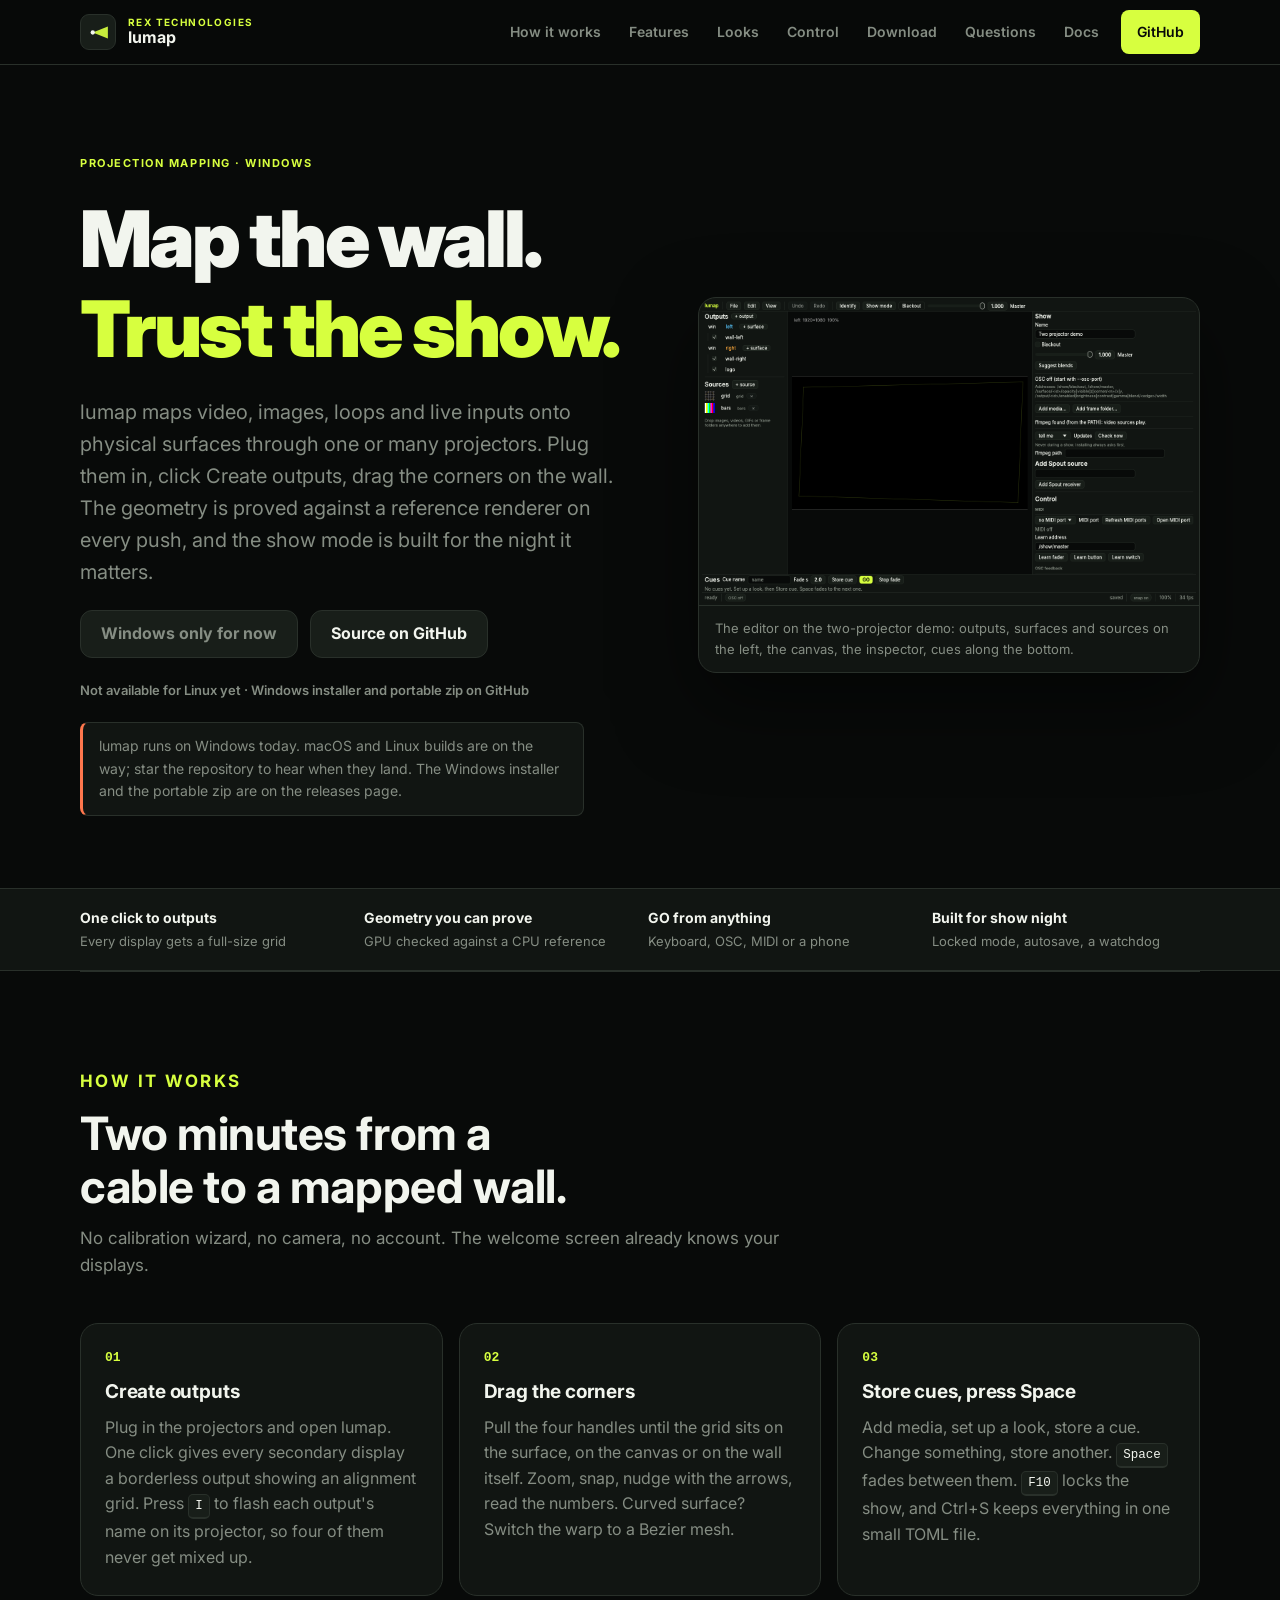
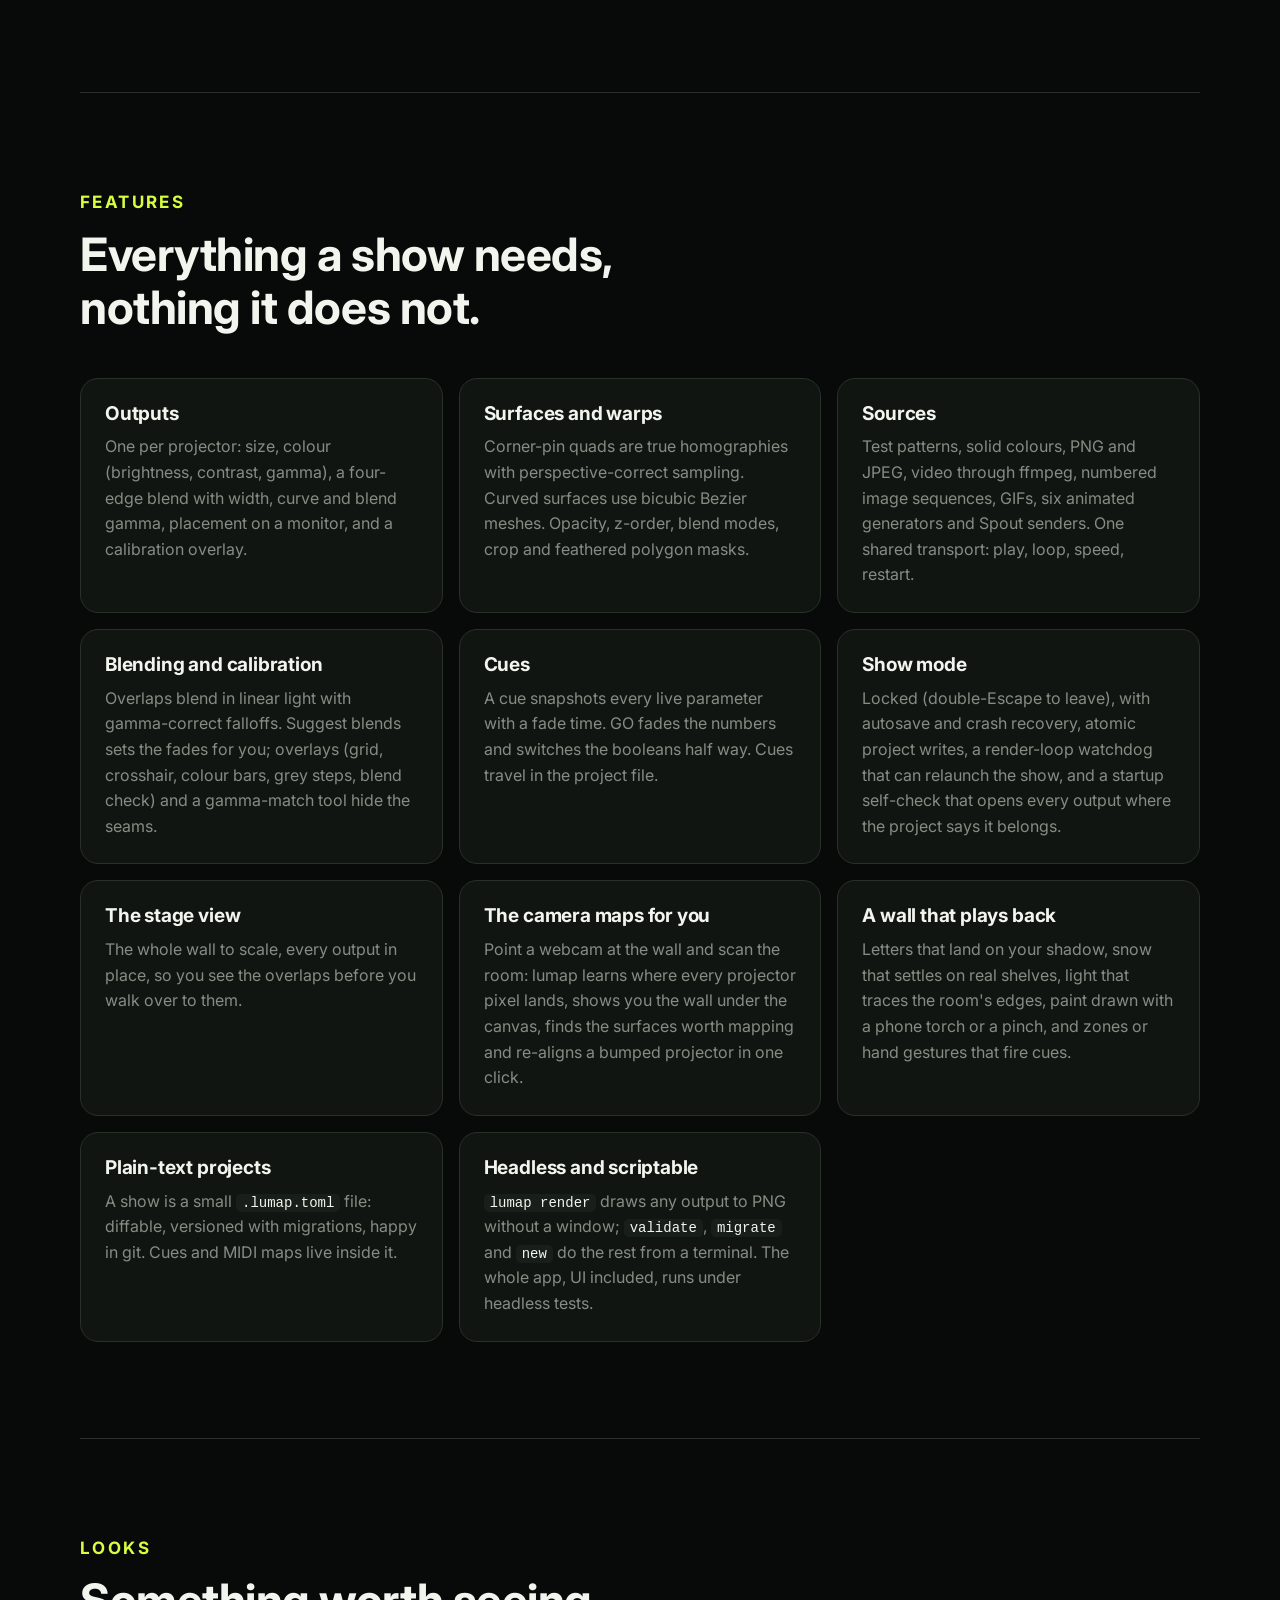
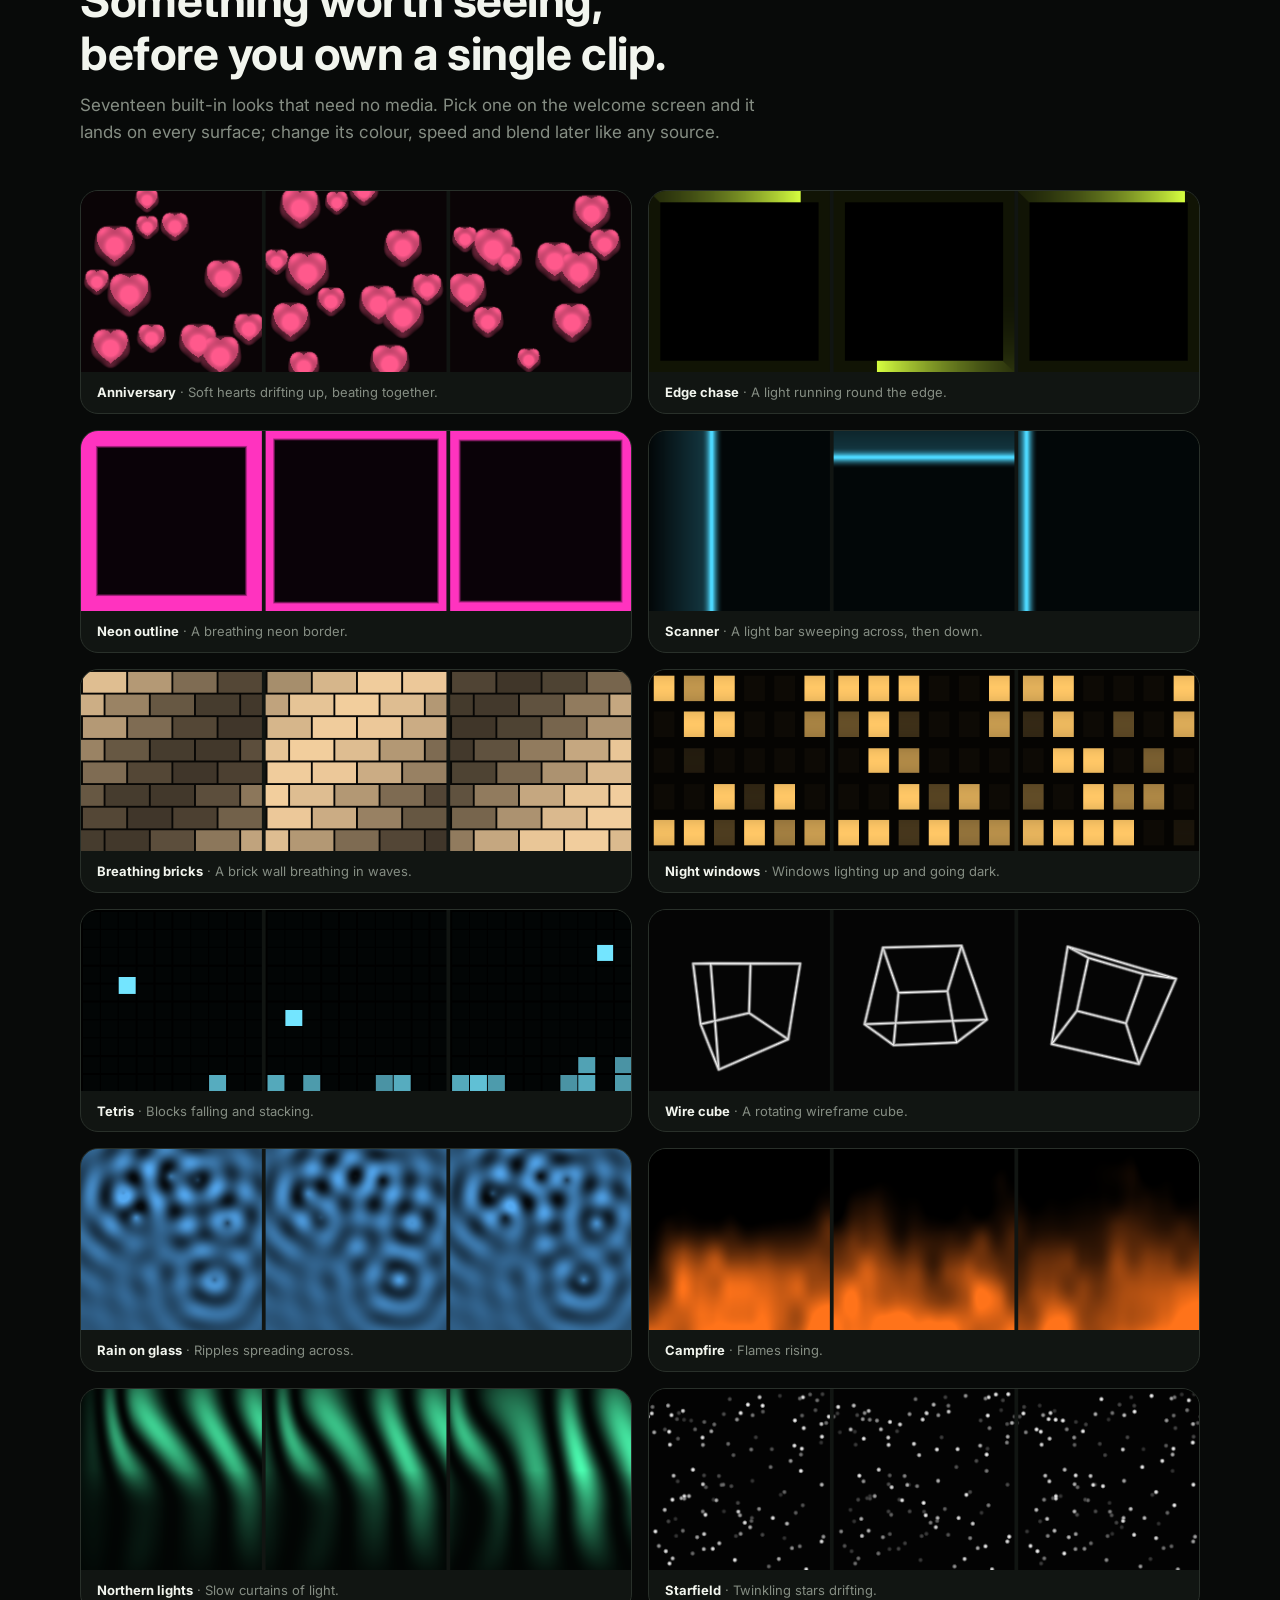
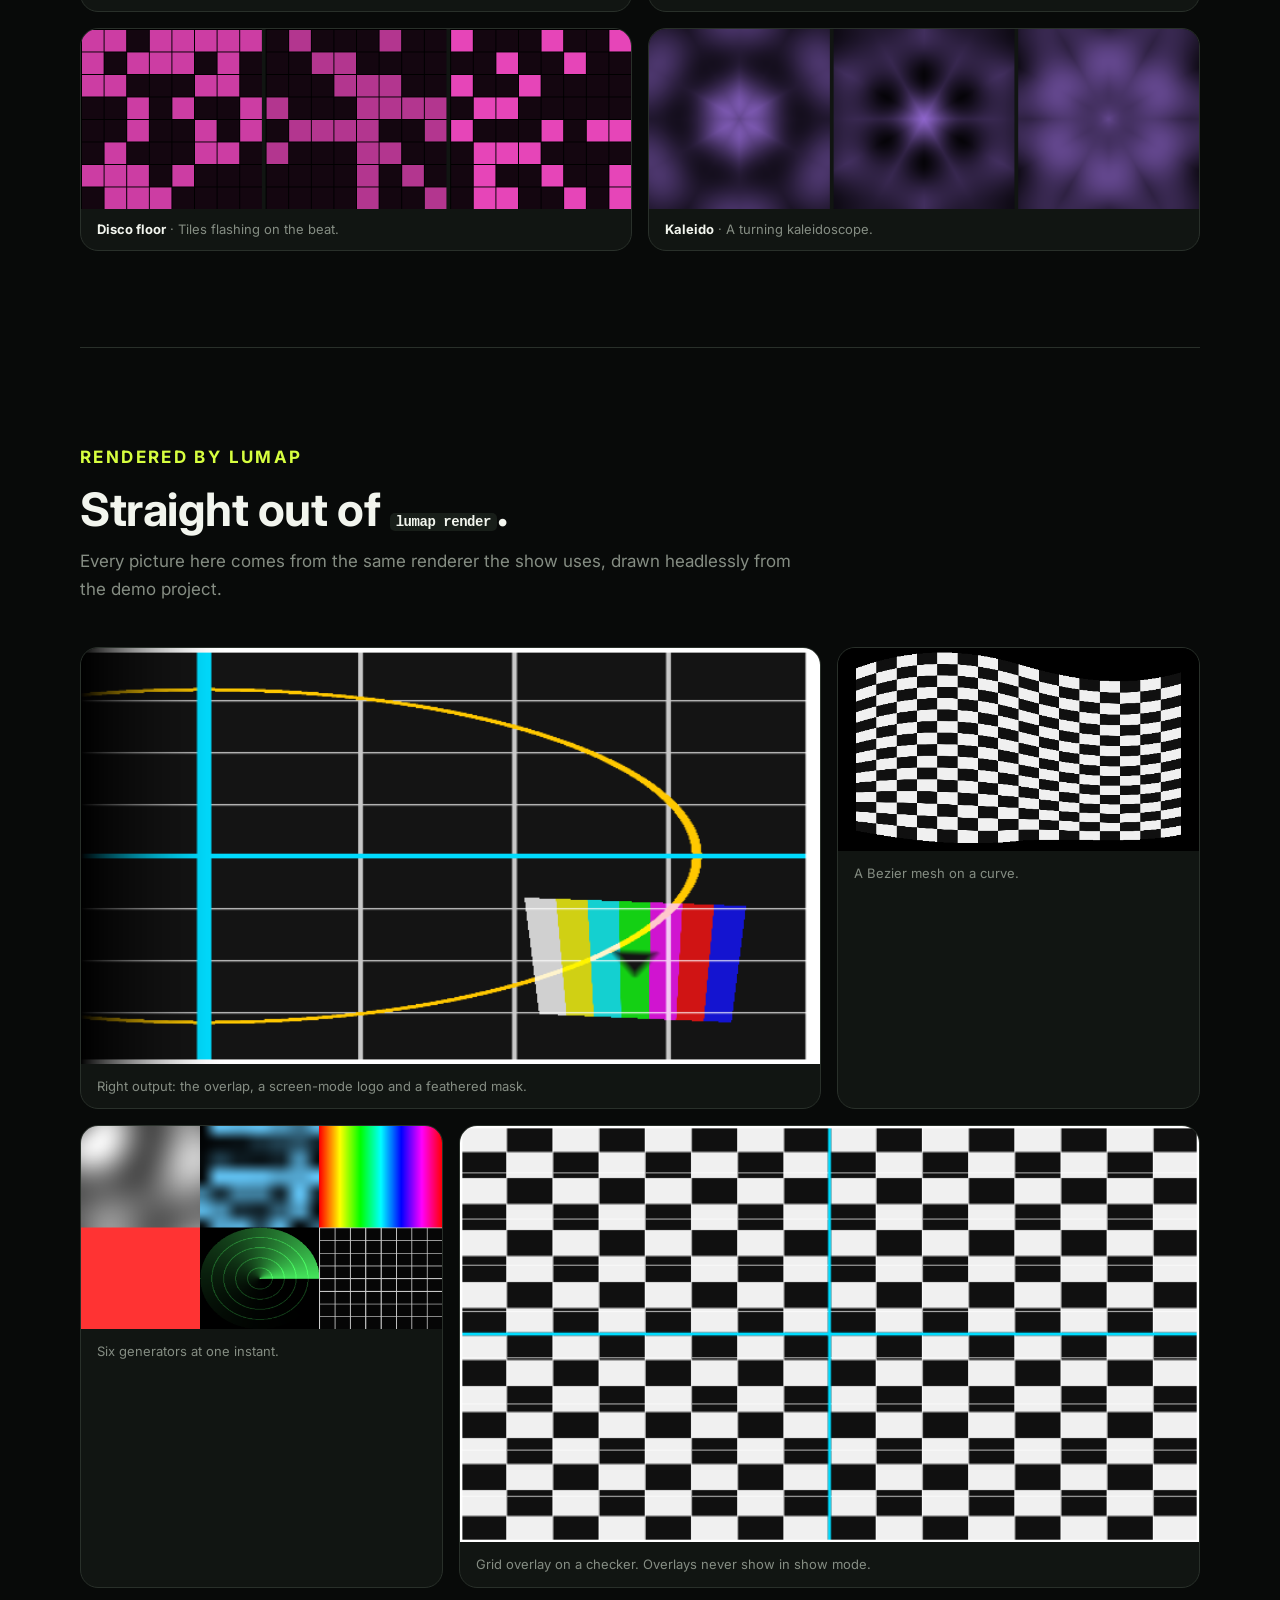
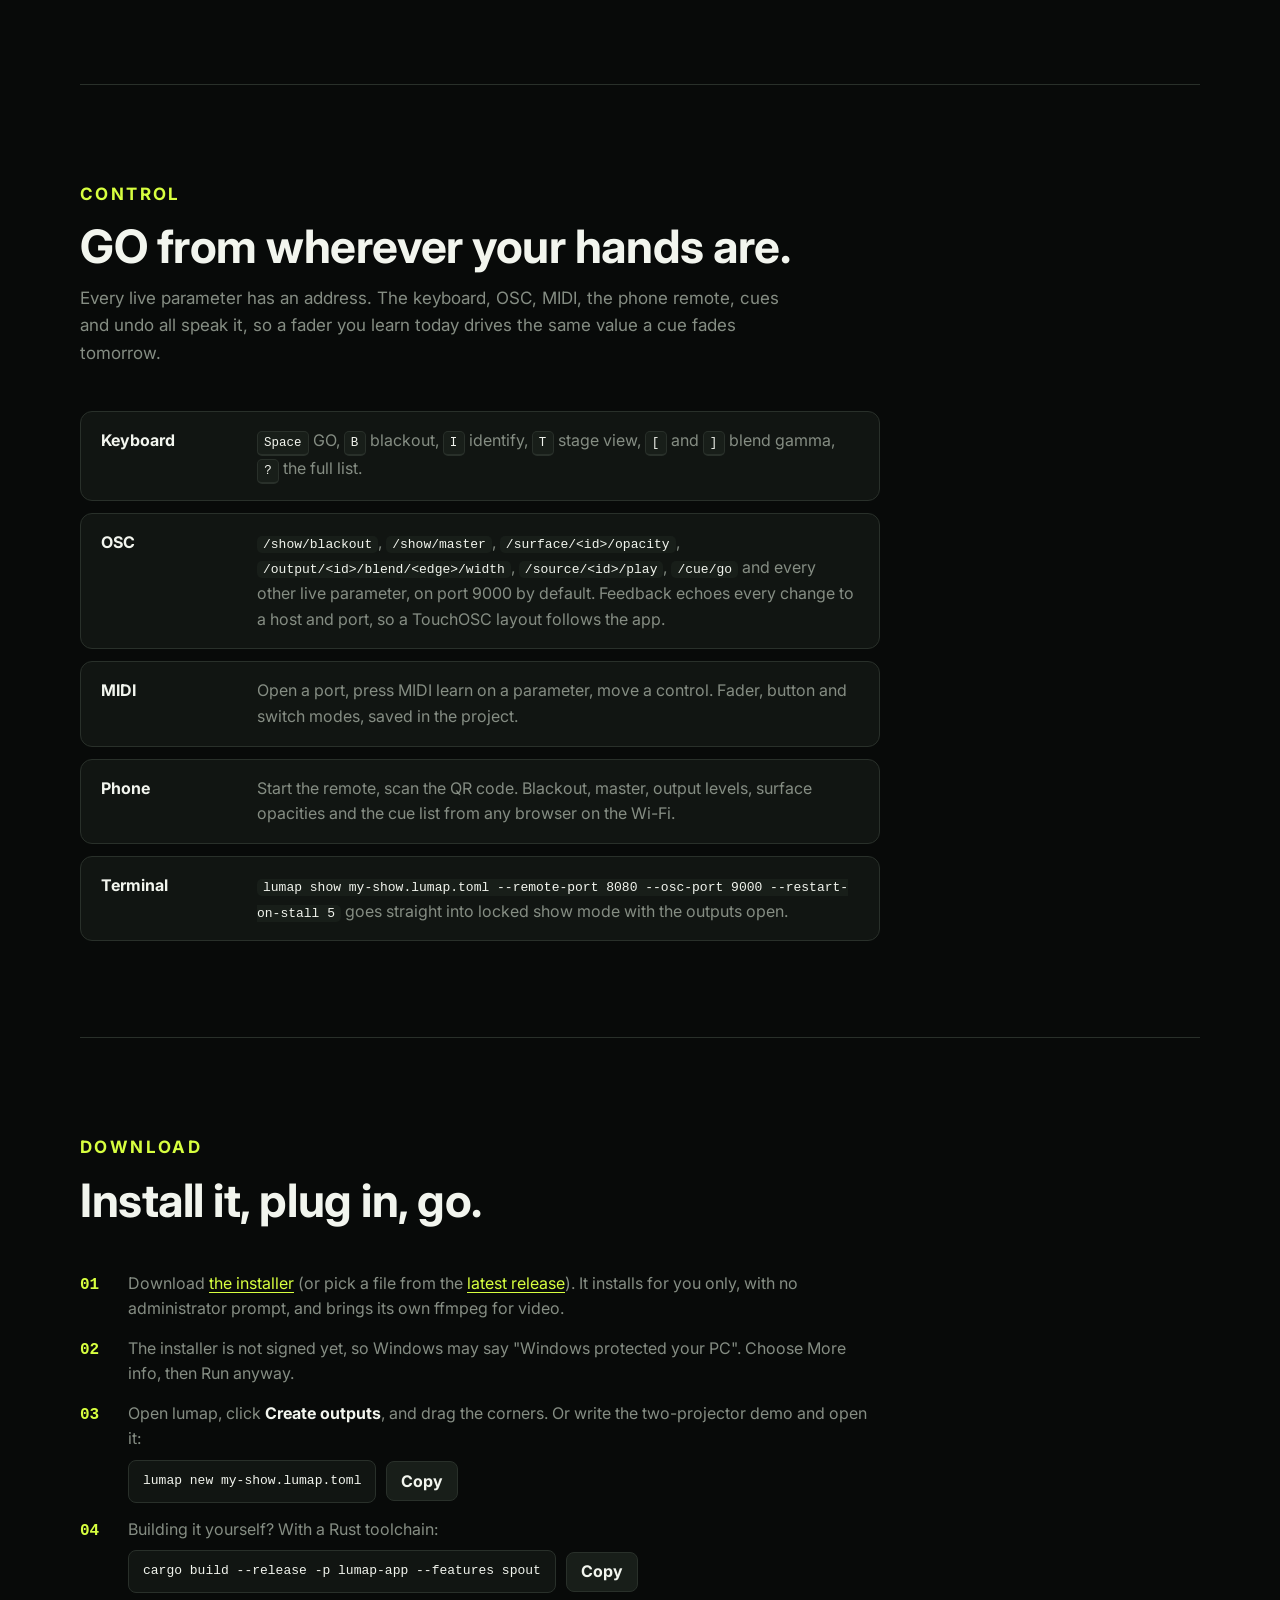
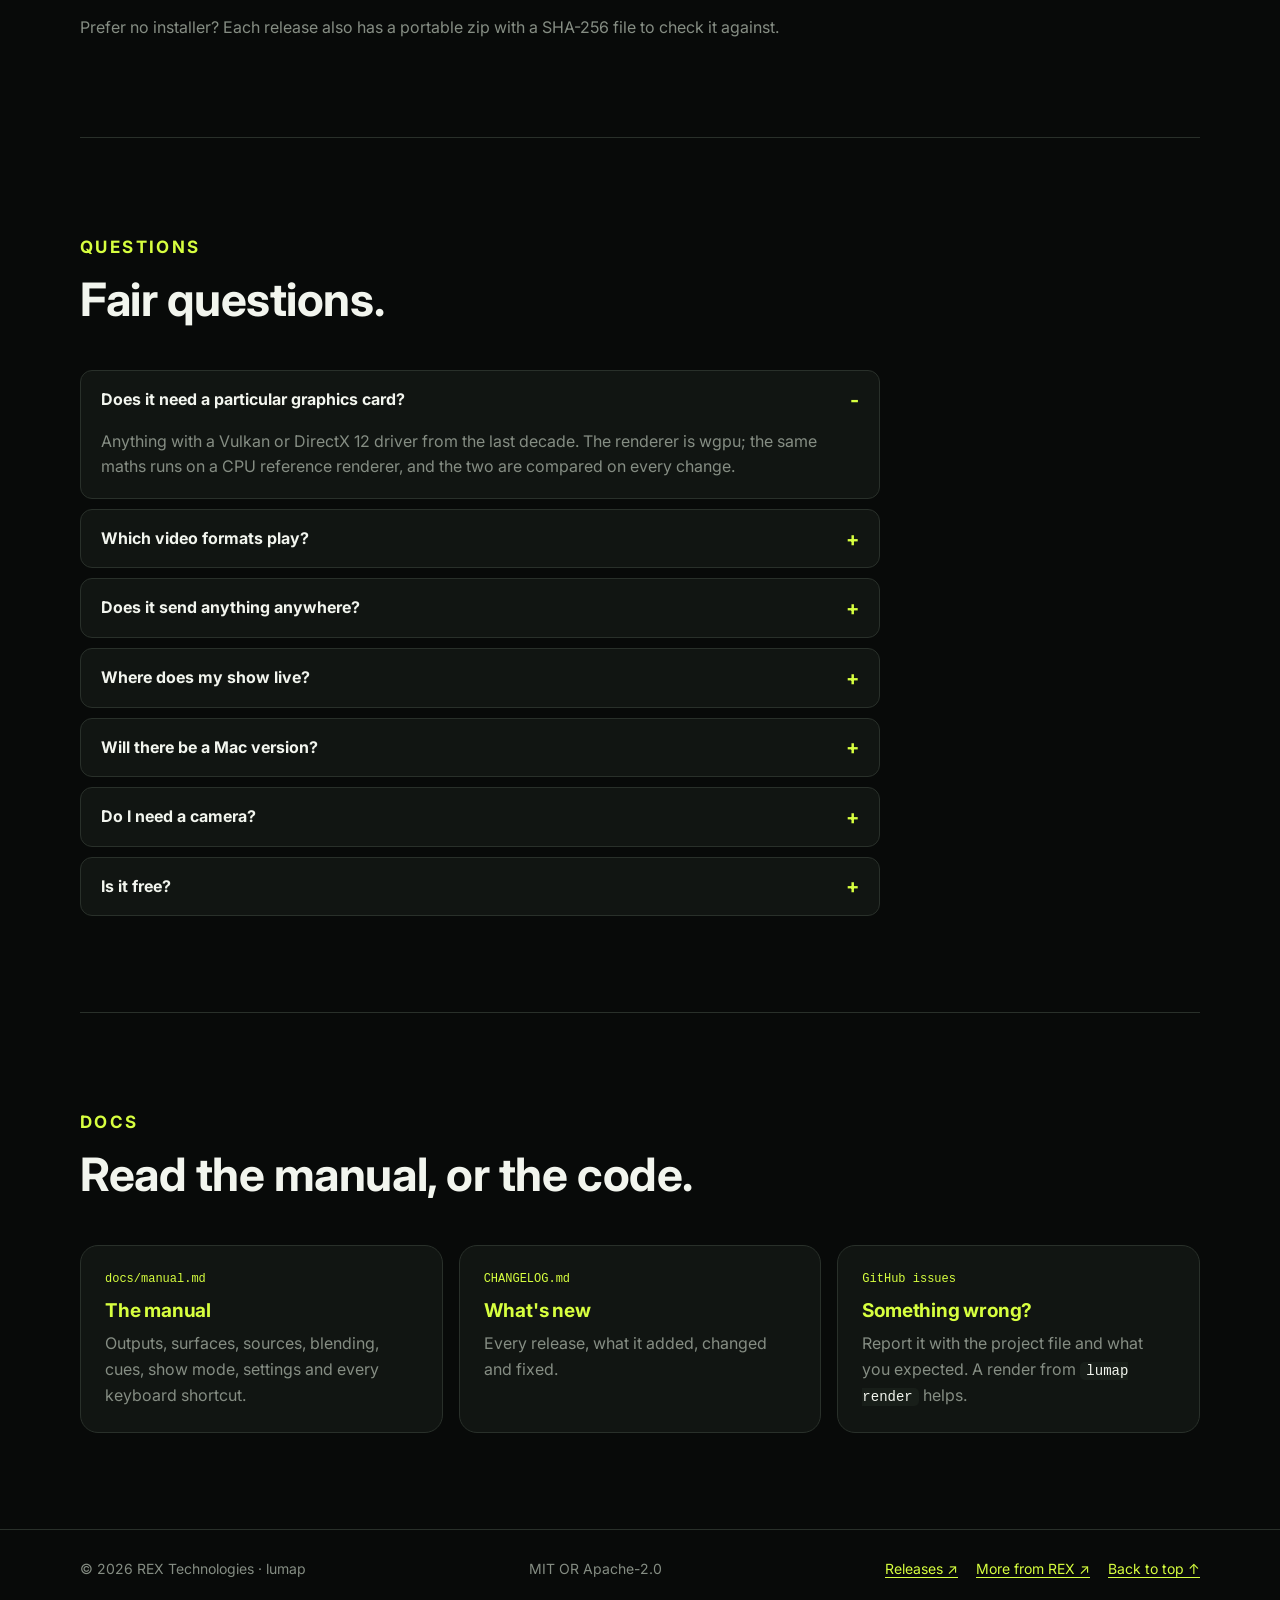
<file: site/index.html>
<!doctype html>
<html lang="en" class="no-js">
<head>
  <meta charset="utf-8">
  <meta name="viewport" content="width=device-width,initial-scale=1">
  <meta name="description" content="lumap is projection mapping you can trust on show day and that a first-timer runs in two minutes: one click to outputs, corners dragged on the wall, geometry proved against a reference renderer, cues from keyboard, OSC, MIDI or a phone. A REX Technologies product.">
  <meta name="robots" content="index,follow">
  <meta name="color-scheme" content="dark">
  <meta name="theme-color" content="#080A09">
  <meta property="og:title" content="lumap - projection mapping you can trust on show day - REX Technologies">
  <meta property="og:description" content="Plug in the projectors, click Create outputs, drag the corners on the wall. Geometry proved against a reference renderer, cues from anything, a locked show mode. By REX Technologies.">
  <meta property="og:type" content="website">
  <meta property="og:url" content="https://tochi-mba.github.io/lumap/">
  <meta property="og:image" content="https://tochi-mba.github.io/lumap/images/editor.png">
  <meta name="twitter:card" content="summary_large_image">
  <link rel="canonical" href="https://tochi-mba.github.io/lumap/">
  <link rel="icon" href="favicon.svg" type="image/svg+xml">
  <link rel="preconnect" href="https://fonts.googleapis.com">
  <link rel="preconnect" href="https://fonts.gstatic.com" crossorigin>
  <link rel="stylesheet" href="https://fonts.googleapis.com/css2?family=Inter:wght@400;600;700;900&amp;display=swap">
  <link rel="stylesheet" href="styles.css">
  <script>document.documentElement.classList.replace("no-js","js");</script>
  <noscript><style>@media(max-width:760px){.site-nav{display:flex!important;position:static!important;flex-direction:column}.menu-button{display:none!important}}</style></noscript>
  <title>lumap - projection mapping you can trust on show day - REX Technologies</title>
  <script type="application/ld+json">{"@context":"https://schema.org","@type":"SoftwareApplication","name":"lumap","applicationCategory":"MultimediaApplication","operatingSystem":"Windows 10, Windows 11","description":"Projection mapping you can trust on show day, that a first-timer runs in two minutes.","url":"https://tochi-mba.github.io/lumap/","downloadUrl":"https://github.com/tochi-mba/lumap/releases/latest/download/lumap-Setup.exe","author":{"@type":"Organization","name":"REX Technologies"},"offers":{"@type":"Offer","price":"0","priceCurrency":"USD"}}</script>
</head>
<body>
  <a class="skip-link" href="#main">Skip to content</a>
  <div class="ambient ambient-one" aria-hidden="true"></div>
  <div class="ambient ambient-two" aria-hidden="true"></div>

  <header class="site-header">
    <div class="container nav-wrap">
      <a class="brand" href="#top" aria-label="lumap, by REX Technologies">
        <span class="brand-mark" aria-hidden="true"><svg viewBox="0 0 32 32"><path d="M8 16 29 7.5v17z" fill="#D7FF3F" opacity=".92"/><circle cx="8" cy="16" r="3" fill="#F2F5EE"/></svg></span>
        <span class="brand-lockup"><span class="brand-company">REX Technologies</span><span class="brand-name">lumap</span></span>
      </a>
      <button class="menu-button" type="button" aria-expanded="false" aria-controls="site-nav">
        <span class="sr-only">Toggle navigation</span><span></span><span></span>
      </button>
      <nav id="site-nav" class="site-nav" aria-label="Primary navigation">
        <a href="#how">How it works</a>
        <a href="#features">Features</a>
        <a href="#looks">Looks</a>
        <a href="#control">Control</a>
        <a href="#install">Download</a>
        <a href="#faq">Questions</a>
        <a href="#docs">Docs</a>
        <a class="nav-github" href="https://github.com/tochi-mba/lumap">GitHub</a>
      </nav>
    </div>
  </header>

  <main id="main">
    <section class="hero container" id="top">
      <div class="hero-copy">
        <p class="eyebrow signal">Projection mapping · Windows</p>
        <h1>Map the wall. <span>Trust the show.</span></h1>
        <p class="hero-lede">lumap maps video, images, loops and live inputs onto physical surfaces through one or many projectors. Plug them in, click Create outputs, drag the corners on the wall. The geometry is proved against a reference renderer on every push, and the show mode is built for the night it matters.</p>
        <div class="hero-actions">
          <a class="button button-primary" id="download" href="https://github.com/tochi-mba/lumap/releases/latest/download/lumap-Setup.exe" data-latest-installer>Download for Windows</a>
          <a class="button button-secondary" href="https://github.com/tochi-mba/lumap">Source on GitHub</a>
        </div>
        <p class="hero-meta" id="download-meta"><span>Windows 10 and 11, 64-bit</span><span>ffmpeg included</span><span>No account</span><span>MIT OR Apache-2.0</span></p>
        <p class="unsupported" id="unsupported">lumap runs on Windows today. macOS and Linux builds are on the way; star the repository to hear when they land. The Windows installer and the portable zip are on the releases page.</p>
      </div>
      <figure class="frame">
        <img src="images/editor.png" width="1400" height="860" alt="The lumap editor on the two-projector demo: outputs and surfaces on the left, the canvas in the middle, the show inspector on the right and the cue list along the bottom." loading="eager">
        <figcaption>The editor on the two-projector demo: outputs, surfaces and sources on the left, the canvas, the inspector, cues along the bottom.</figcaption>
      </figure>
    </section>

    <section class="trust-strip" aria-label="At a glance">
      <div class="container trust-grid">
        <div><strong>One click to outputs</strong><span>Every display gets a full-size grid</span></div>
        <div><strong>Geometry you can prove</strong><span>GPU checked against a CPU reference</span></div>
        <div><strong>GO from anything</strong><span>Keyboard, OSC, MIDI or a phone</span></div>
        <div><strong>Built for show night</strong><span>Locked mode, autosave, a watchdog</span></div>
      </div>
    </section>

    <section class="section container" id="how">
      <div class="section-heading">
        <p class="eyebrow signal">How it works</p>
        <h2>Two minutes from a cable to a mapped wall.</h2>
        <p>No calibration wizard, no camera, no account. The welcome screen already knows your displays.</p>
      </div>
      <div class="steps">
        <div class="step"><span class="step-number">01</span><h3>Create outputs</h3><p>Plug in the projectors and open lumap. One click gives every secondary display a borderless output showing an alignment grid. Press <kbd>I</kbd> to flash each output's name on its projector, so four of them never get mixed up.</p></div>
        <div class="step"><span class="step-number">02</span><h3>Drag the corners</h3><p>Pull the four handles until the grid sits on the surface, on the canvas or on the wall itself. Zoom, snap, nudge with the arrows, read the numbers. Curved surface? Switch the warp to a Bezier mesh.</p></div>
        <div class="step"><span class="step-number">03</span><h3>Store cues, press Space</h3><p>Add media, set up a look, store a cue. Change something, store another. <kbd>Space</kbd> fades between them. <kbd>F10</kbd> locks the show, and Ctrl+S keeps everything in one small TOML file.</p></div>
      </div>
    </section>

    <section class="section container" id="features">
      <div class="section-heading">
        <p class="eyebrow signal">Features</p>
        <h2>Everything a show needs, nothing it does not.</h2>
      </div>
      <div class="feature-grid">
        <div class="feature-card"><h3>Outputs</h3><p>One per projector: size, colour (brightness, contrast, gamma), a four-edge blend with width, curve and blend gamma, placement on a monitor, and a calibration overlay.</p></div>
        <div class="feature-card"><h3>Surfaces and warps</h3><p>Corner-pin quads are true homographies with perspective-correct sampling. Curved surfaces use bicubic Bezier meshes. Opacity, z-order, blend modes, crop and feathered polygon masks.</p></div>
        <div class="feature-card"><h3>Sources</h3><p>Test patterns, solid colours, PNG and JPEG, video through ffmpeg, numbered image sequences, GIFs, six animated generators and Spout senders. One shared transport: play, loop, speed, restart.</p></div>
        <div class="feature-card"><h3>Blending and calibration</h3><p>Overlaps blend in linear light with gamma-correct falloffs. Suggest blends sets the fades for you; overlays (grid, crosshair, colour bars, grey steps, blend check) and a gamma-match tool hide the seams.</p></div>
        <div class="feature-card"><h3>Cues</h3><p>A cue snapshots every live parameter with a fade time. GO fades the numbers and switches the booleans half way. Cues travel in the project file.</p></div>
        <div class="feature-card"><h3>Show mode</h3><p>Locked (double-Escape to leave), with autosave and crash recovery, atomic project writes, a render-loop watchdog that can relaunch the show, and a startup self-check that opens every output where the project says it belongs.</p></div>
        <div class="feature-card"><h3>The stage view</h3><p>The whole wall to scale, every output in place, so you see the overlaps before you walk over to them.</p></div>
        <div class="feature-card"><h3>The camera maps for you</h3><p>Point a webcam at the wall and scan the room: lumap learns where every projector pixel lands, shows you the wall under the canvas, finds the surfaces worth mapping and re-aligns a bumped projector in one click.</p></div>
        <div class="feature-card"><h3>A wall that plays back</h3><p>Letters that land on your shadow, snow that settles on real shelves, light that traces the room's edges, paint drawn with a phone torch or a pinch, and zones or hand gestures that fire cues.</p></div>
        <div class="feature-card"><h3>Plain-text projects</h3><p>A show is a small <code>.lumap.toml</code> file: diffable, versioned with migrations, happy in git. Cues and MIDI maps live inside it.</p></div>
        <div class="feature-card"><h3>Headless and scriptable</h3><p><code>lumap render</code> draws any output to PNG without a window; <code>validate</code>, <code>migrate</code> and <code>new</code> do the rest from a terminal. The whole app, UI included, runs under headless tests.</p></div>
      </div>
    </section>

    <section class="section container" id="looks">
      <div class="section-heading">
        <p class="eyebrow signal">Looks</p>
        <h2>Something worth seeing, before you own a single clip.</h2>
        <p>Seventeen built-in looks that need no media. Pick one on the welcome screen and it lands on every surface; change its colour, speed and blend later like any source.</p>
      </div>
      <div class="looks-grid">
        <figure><img src="images/looks/hearts.png" width="584" height="192" alt="Anniversary: soft hearts drifting up, beating together, shown at three moments." loading="lazy"><figcaption><strong>Anniversary</strong> · Soft hearts drifting up, beating together.</figcaption></figure>
        <figure><img src="images/looks/edge-chase.png" width="584" height="192" alt="Edge chase: a light running round the edge, shown at three moments." loading="lazy"><figcaption><strong>Edge chase</strong> · A light running round the edge.</figcaption></figure>
        <figure><img src="images/looks/outline.png" width="584" height="192" alt="Neon outline: a breathing neon border, shown at three moments." loading="lazy"><figcaption><strong>Neon outline</strong> · A breathing neon border.</figcaption></figure>
        <figure><img src="images/looks/scan.png" width="584" height="192" alt="Scanner: a light bar sweeping across, then down, shown at three moments." loading="lazy"><figcaption><strong>Scanner</strong> · A light bar sweeping across, then down.</figcaption></figure>
        <figure><img src="images/looks/bricks.png" width="584" height="192" alt="Breathing bricks: a brick wall breathing in waves, shown at three moments." loading="lazy"><figcaption><strong>Breathing bricks</strong> · A brick wall breathing in waves.</figcaption></figure>
        <figure><img src="images/looks/windows.png" width="584" height="192" alt="Night windows: windows lighting up and going dark, shown at three moments." loading="lazy"><figcaption><strong>Night windows</strong> · Windows lighting up and going dark.</figcaption></figure>
        <figure><img src="images/looks/blocks.png" width="584" height="192" alt="Tetris: blocks falling and stacking, shown at three moments." loading="lazy"><figcaption><strong>Tetris</strong> · Blocks falling and stacking.</figcaption></figure>
        <figure><img src="images/looks/wireframe.png" width="584" height="192" alt="Wire cube: a rotating wireframe cube, shown at three moments." loading="lazy"><figcaption><strong>Wire cube</strong> · A rotating wireframe cube.</figcaption></figure>
        <figure><img src="images/looks/water.png" width="584" height="192" alt="Rain on glass: ripples spreading across, shown at three moments." loading="lazy"><figcaption><strong>Rain on glass</strong> · Ripples spreading across.</figcaption></figure>
        <figure><img src="images/looks/fire.png" width="584" height="192" alt="Campfire: flames rising, shown at three moments." loading="lazy"><figcaption><strong>Campfire</strong> · Flames rising.</figcaption></figure>
        <figure><img src="images/looks/aurora.png" width="584" height="192" alt="Northern lights: slow curtains of light, shown at three moments." loading="lazy"><figcaption><strong>Northern lights</strong> · Slow curtains of light.</figcaption></figure>
        <figure><img src="images/looks/stars.png" width="584" height="192" alt="Starfield: twinkling stars drifting, shown at three moments." loading="lazy"><figcaption><strong>Starfield</strong> · Twinkling stars drifting.</figcaption></figure>
        <figure><img src="images/looks/disco.png" width="584" height="192" alt="Disco floor: tiles flashing on the beat, shown at three moments." loading="lazy"><figcaption><strong>Disco floor</strong> · Tiles flashing on the beat.</figcaption></figure>
        <figure><img src="images/looks/kaleidoscope.png" width="584" height="192" alt="Kaleido: a turning kaleidoscope, shown at three moments." loading="lazy"><figcaption><strong>Kaleido</strong> · A turning kaleidoscope.</figcaption></figure>
      </div>
    </section>

    <section class="section container" id="gallery">
      <div class="section-heading">
        <p class="eyebrow signal">Rendered by lumap</p>
        <h2>Straight out of <code>lumap render</code>.</h2>
        <p>Every picture here comes from the same renderer the show uses, drawn headlessly from the demo project.</p>
      </div>
      <div class="gallery">
        <figure class="wide"><img src="images/right.png" width="1920" height="1080" alt="The right output of the demo: the overlap with the left projector, a logo in screen blend mode and a feathered mask." loading="lazy"><figcaption>Right output: the overlap, a screen-mode logo and a feathered mask.</figcaption></figure>
        <figure><img src="images/bezier.png" width="1920" height="1080" alt="A test pattern warped by a bicubic Bezier mesh onto a curved surface." loading="lazy"><figcaption>A Bezier mesh on a curve.</figcaption></figure>
        <figure><img src="images/generators.png" width="1920" height="1080" alt="Six animated generators, plasma, noise, colour cycle, strobe, radar and grid pulse, at one instant." loading="lazy"><figcaption>Six generators at one instant.</figcaption></figure>
        <figure class="wide"><img src="images/overlay-grid.png" width="1920" height="1080" alt="A calibration grid drawn over a checker pattern." loading="lazy"><figcaption>Grid overlay on a checker. Overlays never show in show mode.</figcaption></figure>
      </div>
    </section>

    <section class="section container" id="control">
      <div class="section-heading">
        <p class="eyebrow signal">Control</p>
        <h2>GO from wherever your hands are.</h2>
        <p>Every live parameter has an address. The keyboard, OSC, MIDI, the phone remote, cues and undo all speak it, so a fader you learn today drives the same value a cue fades tomorrow.</p>
      </div>
      <dl class="control-list">
        <div><dt>Keyboard</dt><dd><kbd>Space</kbd> GO, <kbd>B</kbd> blackout, <kbd>I</kbd> identify, <kbd>T</kbd> stage view, <kbd>[</kbd> and <kbd>]</kbd> blend gamma, <kbd>?</kbd> the full list.</dd></div>
        <div><dt>OSC</dt><dd><code>/show/blackout</code>, <code>/show/master</code>, <code>/surface/&lt;id&gt;/opacity</code>, <code>/output/&lt;id&gt;/blend/&lt;edge&gt;/width</code>, <code>/source/&lt;id&gt;/play</code>, <code>/cue/go</code> and every other live parameter, on port 9000 by default. Feedback echoes every change to a host and port, so a TouchOSC layout follows the app.</dd></div>
        <div><dt>MIDI</dt><dd>Open a port, press MIDI learn on a parameter, move a control. Fader, button and switch modes, saved in the project.</dd></div>
        <div><dt>Phone</dt><dd>Start the remote, scan the QR code. Blackout, master, output levels, surface opacities and the cue list from any browser on the Wi-Fi.</dd></div>
        <div><dt>Terminal</dt><dd><code>lumap show my-show.lumap.toml --remote-port 8080 --osc-port 9000 --restart-on-stall 5</code> goes straight into locked show mode with the outputs open.</dd></div>
      </dl>
    </section>

    <section class="section container" id="install">
      <div class="section-heading">
        <p class="eyebrow signal">Download</p>
        <h2>Install it, plug in, go.</h2>
      </div>
      <ol class="install-steps">
        <li>Download <a href="https://github.com/tochi-mba/lumap/releases/latest/download/lumap-Setup.exe" data-latest-installer>the installer</a> (or pick a file from the <a href="https://github.com/tochi-mba/lumap/releases/latest">latest release</a>). It installs for you only, with no administrator prompt, and brings its own ffmpeg for video.</li>
        <li>The installer is not signed yet, so Windows may say "Windows protected your PC". Choose More info, then Run anyway.</li>
        <li>Open lumap, click <strong>Create outputs</strong>, and drag the corners. Or write the two-projector demo and open it:
          <div class="command-row"><code>lumap new my-show.lumap.toml</code><button class="copy-button" type="button" data-copy="lumap new my-show.lumap.toml">Copy</button></div>
        </li>
        <li>Building it yourself? With a Rust toolchain:
          <div class="command-row"><code>cargo build --release -p lumap-app --features spout</code><button class="copy-button" type="button" data-copy="cargo build --release -p lumap-app --features spout">Copy</button></div>
        </li>
      </ol>
      <p class="install-note">Prefer no installer? Each release also has a portable zip with a SHA-256 file to check it against.</p>
      <p id="copy-status" class="sr-only" aria-live="polite"></p>
    </section>

    <section class="section container" id="faq">
      <div class="section-heading">
        <p class="eyebrow signal">Questions</p>
        <h2>Fair questions.</h2>
      </div>
      <div class="faq">
        <details open><summary>Does it need a particular graphics card?</summary><p>Anything with a Vulkan or DirectX 12 driver from the last decade. The renderer is wgpu; the same maths runs on a CPU reference renderer, and the two are compared on every change.</p></details>
        <details><summary>Which video formats play?</summary><p>Anything ffmpeg reads. The installer bundles ffmpeg and ffprobe; if you have your own build, point lumap at it in the settings or on your PATH.</p></details>
        <details><summary>Does it send anything anywhere?</summary><p>No telemetry, no account, no analytics. The only network traffic is the OSC, MIDI and phone-remote connections you open yourself.</p></details>
        <details><summary>Where does my show live?</summary><p>In one <code>.lumap.toml</code> file next to your media. It is plain text, diffable, versioned with migrations, and safe to commit to git.</p></details>
        <details><summary>Will there be a Mac version?</summary><p>lumap is built and tested for Windows today. The macOS build is on the way, and this page will offer it as soon as it ships.</p></details>
        <details><summary>Do I need a camera?</summary><p>No. Everything works by hand. A webcam that sees the wall (a laptop's own camera sitting on the projector is enough) adds the room scan, automatic surfaces, re-alignment and the interactive effects. The camera only runs while something uses it, and its pictures never leave your computer.</p></details>
        <details><summary>Is it free?</summary><p>Yes. MIT OR Apache-2.0, one executable, no watermark, no subscription.</p></details>
      </div>
    </section>

    <section class="section container" id="docs">
      <div class="section-heading">
        <p class="eyebrow signal">Docs</p>
        <h2>Read the manual, or the code.</h2>
      </div>
      <div class="feature-grid">
        <a class="feature-card link" href="https://github.com/tochi-mba/lumap/blob/main/docs/manual.md"><span class="meta">docs/manual.md</span><h3>The manual</h3><p>Outputs, surfaces, sources, blending, cues, show mode, settings and every keyboard shortcut.</p></a>
        <a class="feature-card link" href="https://github.com/tochi-mba/lumap/blob/main/CHANGELOG.md"><span class="meta">CHANGELOG.md</span><h3>What's new</h3><p>Every release, what it added, changed and fixed.</p></a>
        <a class="feature-card link" href="https://github.com/tochi-mba/lumap/issues"><span class="meta">GitHub issues</span><h3>Something wrong?</h3><p>Report it with the project file and what you expected. A render from <code>lumap render</code> helps.</p></a>
      </div>
    </section>
  </main>

  <footer class="site-footer">
    <div class="container footer-wrap">
      <span>© <span id="year">2026</span> REX Technologies · lumap</span>
      <span>MIT OR Apache-2.0</span>
      <span class="footer-links"><a href="https://github.com/tochi-mba/lumap/releases">Releases <span aria-hidden="true">↗</span></a><a href="https://tochi-mba.github.io/">More from REX <span aria-hidden="true">↗</span></a><a href="#top">Back to top <span aria-hidden="true">↑</span></a></span>
    </div>
  </footer>
  <script type="module" src="app.js"></script>
</body>
</html>
</file>
<file: site/styles.css>
/* lumap - REX Technologies. The ink/signal palette shared across REX products; dark by design. */

:root{
  --ink:#080A09;
  --panel:#111512;
  --raised:#181E19;
  --line:#29302A;
  --text:#F2F5EE;
  --muted:#858D83;
  --signal:#D7FF3F;
  --live:#FF774D;
  --signal-wash:rgba(215,255,63,.10);
  --radius-s:8px;
  --radius-m:12px;
  --radius-l:18px;
  --gutter:clamp(16px,4vw,32px);
  --page:1120px;
  --section:clamp(56px,8vw,96px);
  --font:Inter,"Segoe UI",system-ui,-apple-system,"Helvetica Neue",Arial,sans-serif;
  --mono:"Cascadia Mono","SF Mono",Consolas,ui-monospace,Menlo,monospace;
  color-scheme:dark;
}

*,*::before,*::after{box-sizing:border-box}
html{background:var(--ink);scroll-behavior:smooth;-webkit-text-size-adjust:100%;overflow-x:hidden}
body{margin:0;background:var(--ink);color:var(--text);font-family:var(--font);font-size:16px;line-height:1.6;-webkit-font-smoothing:antialiased;overflow-x:hidden}
a{color:var(--signal);text-decoration:none}
a:hover{text-decoration:underline}
button{font:inherit}
svg{display:block}
img{max-width:100%;height:auto}
code,kbd,pre{font-family:var(--mono)}
:focus-visible{outline:2px solid var(--signal);outline-offset:3px;border-radius:4px}

.container{width:min(var(--page),100% - 2 * var(--gutter));margin-inline:auto}
.section{padding:var(--section) 0;border-top:1px solid var(--line)}
.sr-only{position:absolute;width:1px;height:1px;padding:0;margin:-1px;overflow:hidden;clip:rect(0,0,0,0);white-space:nowrap;border:0}
.skip-link{position:absolute;left:12px;top:-60px;background:var(--signal);color:var(--ink);padding:10px 14px;border-radius:var(--radius-s);font-weight:700;z-index:100}
.skip-link:focus{top:12px}

h1,h2,h3{margin:0;line-height:1.15;font-weight:700;letter-spacing:-.01em}
h1,h2{text-wrap:balance}
h1{font-size:clamp(40px,6.4vw,78px);letter-spacing:-.035em;font-weight:900}
h1 span{color:var(--signal)}
h2{font-size:clamp(28px,4.2vw,46px)}
h3{font-size:19px}
p{margin:0}
strong{font-weight:700;color:var(--text)}
code{color:var(--text);background:var(--raised);padding:1px 6px;border-radius:5px;font-size:14px}
pre code{padding:0;background:none}
kbd{display:inline-block;min-width:22px;padding:1px 6px;border:1px solid var(--line);border-bottom-width:2px;border-radius:5px;background:var(--raised);color:var(--text);font-size:12.5px;text-align:center}

.eyebrow{font-size:11px;font-weight:700;letter-spacing:.14em;text-transform:uppercase;color:var(--muted);display:flex;align-items:center;gap:9px}
.eyebrow.signal{color:var(--signal)}

.ambient{position:fixed;border-radius:50%;filter:blur(90px);pointer-events:none;opacity:.14;z-index:-2}
.ambient-one{width:520px;height:520px;background:var(--signal);top:90px;right:-230px}
.ambient-two{width:420px;height:420px;background:var(--live);top:620px;left:-250px}

/* Header */
.site-header{position:sticky;top:0;z-index:50;background:rgba(8,10,9,.86);backdrop-filter:blur(12px);-webkit-backdrop-filter:blur(12px);border-bottom:1px solid var(--line)}
.nav-wrap{min-height:64px;display:flex;align-items:center;gap:12px}
.brand{display:flex;align-items:center;gap:12px;color:var(--text);min-height:44px}
.brand:hover{text-decoration:none}
.brand-mark{width:36px;height:36px;border-radius:9px;display:grid;place-items:center;background:var(--raised);border:1px solid var(--line)}
.brand-mark svg{width:23px}
.brand-lockup{display:flex;flex-direction:column;gap:1px;line-height:1.08}
.brand-company{font-size:10px;font-weight:700;letter-spacing:.14em;text-transform:uppercase;color:var(--signal)}
.brand-name{font-size:16px;font-weight:700;color:var(--text)}
.site-nav{margin-left:auto;display:flex;align-items:center;gap:4px}
.site-nav a{color:var(--muted);font-size:14px;font-weight:600;white-space:nowrap;padding:10px 12px;border-radius:var(--radius-s);min-height:44px;display:inline-flex;align-items:center}
.site-nav a:hover{color:var(--text);text-decoration:none;background:var(--raised)}
.nav-github{color:var(--ink)!important;background:var(--signal)!important;margin-left:6px;padding-inline:16px!important}
.nav-github:hover{opacity:.9}
.menu-button{margin-left:auto;display:none;min-width:44px;min-height:44px;padding:0 12px;border:1px solid var(--line);border-radius:var(--radius-s);background:transparent;color:var(--text);cursor:pointer}
.menu-button span:not(.sr-only){display:block;width:16px;height:2px;background:currentColor;margin:5px auto}

/* Hero */
.hero{display:grid;grid-template-columns:1.05fr .95fr;gap:clamp(28px,5vw,64px);align-items:center;padding:clamp(48px,7vw,96px) 0 clamp(40px,6vw,72px)}
.hero-copy{display:flex;flex-direction:column;gap:22px}
.hero-lede{font-size:clamp(17px,1.6vw,20px);color:var(--muted);max-width:56ch}
.hero-actions{display:flex;flex-wrap:wrap;gap:12px}
.hero-meta{display:flex;flex-wrap:wrap;gap:8px 18px;color:var(--muted);font-size:13px;font-weight:600}
.hero-meta span::before{content:"";display:inline-block;width:6px;height:6px;border-radius:50%;background:var(--signal);margin-right:8px;vertical-align:middle}
.button{display:inline-flex;align-items:center;gap:8px;min-height:48px;padding:0 20px;border-radius:var(--radius-m);font-weight:700;border:1px solid transparent}
.button:hover{text-decoration:none}
.button-primary{background:var(--signal);color:var(--ink)}
.button-primary:hover{filter:brightness(1.05)}
.button-primary[aria-disabled="true"]{background:var(--raised);color:var(--muted);border-color:var(--line);cursor:default}
.button-primary[aria-disabled="true"]:hover{filter:none}
.button-secondary{background:var(--raised);color:var(--text);border-color:var(--line)}
.button-secondary:hover{border-color:var(--muted)}
.unsupported{display:none;color:var(--muted);font-size:14px;max-width:56ch;padding:12px 16px;border:1px solid var(--line);border-left:3px solid var(--live);border-radius:var(--radius-s);background:var(--panel)}
.unsupported.shown{display:block}

/* A framed render, or a window showing a command line */
.frame{margin:0;border-radius:var(--radius-l);background:var(--panel);border:1px solid var(--line);overflow:hidden;box-shadow:0 30px 80px rgba(0,0,0,.5)}
.frame img{display:block;width:100%}
.frame figcaption{padding:12px 16px;font-size:13px;color:var(--muted);border-top:1px solid var(--line)}
.console{margin:0;padding:22px;border-radius:var(--radius-l);background:var(--panel);border:1px solid var(--line);overflow:auto;font-size:13.5px;line-height:1.7;color:var(--text);box-shadow:0 30px 80px rgba(0,0,0,.5)}
.console .you{color:var(--muted)}
.console .k{color:var(--signal)}
.console .s{color:var(--live)}

/* Trust strip */
.trust-strip{border-top:1px solid var(--line);border-bottom:1px solid var(--line);background:var(--panel)}
.trust-grid{display:grid;grid-template-columns:repeat(4,1fr);gap:16px;padding:18px 0}
.trust-grid div{display:flex;flex-direction:column;gap:2px}
.trust-grid strong{font-size:14px}
.trust-grid span{font-size:13px;color:var(--muted)}

/* Sections */
.section-heading{display:flex;flex-direction:column;gap:12px;max-width:72ch;margin-bottom:clamp(28px,4vw,44px)}
.section-heading p{color:var(--muted);font-size:17px}
.steps{display:grid;grid-template-columns:repeat(3,1fr);gap:16px}
.step{background:var(--panel);border:1px solid var(--line);border-radius:var(--radius-l);padding:24px;display:flex;flex-direction:column;gap:12px}
.step p{color:var(--muted)}
.step-number{font-family:var(--mono);color:var(--signal);font-weight:700;font-size:13px}
.feature-grid{display:grid;grid-template-columns:repeat(3,1fr);gap:16px}
.feature-card{background:var(--panel);border:1px solid var(--line);border-radius:var(--radius-l);padding:24px;display:flex;flex-direction:column;gap:10px}
.feature-card p{color:var(--muted)}
.feature-card.link:hover{border-color:var(--muted);text-decoration:none}
.feature-card .meta{font-family:var(--mono);font-size:12px;color:var(--signal)}

/* Gallery of renders */
.gallery{display:grid;grid-template-columns:repeat(3,1fr);gap:16px}
.gallery figure{margin:0;background:var(--panel);border:1px solid var(--line);border-radius:var(--radius-l);overflow:hidden}
.gallery img{display:block;width:100%;aspect-ratio:16/9;object-fit:cover}
.gallery figcaption{padding:12px 16px;font-size:13px;color:var(--muted)}
.gallery .wide{grid-column:span 2}

/* Built-in looks */
.looks-grid{display:grid;grid-template-columns:repeat(2,1fr);gap:16px}
.looks-grid figure{margin:0;background:var(--panel);border:1px solid var(--line);border-radius:var(--radius-l);overflow:hidden}
.looks-grid img{display:block;width:100%;height:auto;image-rendering:auto}
.looks-grid figcaption{padding:10px 16px;font-size:13px;color:var(--muted)}
.looks-grid figcaption strong{color:var(--text)}

/* Ways to control the show */
.control-list{display:grid;gap:12px;max-width:80ch;margin:0}
.control-list > div{display:grid;grid-template-columns:140px 1fr;gap:16px;padding:16px 20px;background:var(--panel);border:1px solid var(--line);border-radius:var(--radius-m)}
.control-list dt{font-weight:700;color:var(--text)}
.control-list dd{margin:0;color:var(--muted)}
.control-list code{font-size:13px}

/* Install */
.install-steps{margin:0;padding-left:0;list-style:none;counter-reset:step;display:grid;gap:14px;max-width:80ch}
.install-steps li{counter-increment:step;position:relative;padding-left:48px;color:var(--muted)}
.install-steps li::before{content:counter(step,decimal-leading-zero);position:absolute;left:0;top:2px;font-family:var(--mono);font-weight:700;color:var(--signal)}
.install-steps a{text-decoration:underline;text-underline-offset:3px}
.command-row{display:flex;flex-wrap:wrap;align-items:center;gap:10px;margin-top:8px}
.command-row code{padding:10px 14px;border-radius:var(--radius-s);border:1px solid var(--line);background:var(--panel);font-size:13px;overflow:auto;max-width:100%}
.copy-button{min-height:40px;padding:0 14px;border-radius:var(--radius-s);border:1px solid var(--line);background:var(--raised);color:var(--text);font-weight:700;cursor:pointer}
.copy-button:hover{border-color:var(--muted)}
.install-note{margin-top:22px;color:var(--muted);max-width:80ch}

/* FAQ */
.faq{display:grid;gap:10px;max-width:80ch}
.faq details{background:var(--panel);border:1px solid var(--line);border-radius:var(--radius-m);padding:0 20px}
.faq summary{cursor:pointer;padding:16px 0;font-weight:700;list-style:none;display:flex;justify-content:space-between;gap:16px;align-items:center}
.faq summary::-webkit-details-marker{display:none}
.faq summary::after{content:"+";color:var(--signal);font-weight:700;font-size:20px;line-height:1}
.faq details[open] summary::after{content:"-"}
.faq p{padding:0 0 18px;color:var(--muted)}

/* Footer */
.site-footer{border-top:1px solid var(--line);padding:28px 0;color:var(--muted);font-size:14px}
.footer-wrap{display:flex;flex-wrap:wrap;justify-content:space-between;gap:10px}
.site-footer a{text-decoration:underline;text-underline-offset:3px}
.footer-links{display:flex;flex-wrap:wrap;gap:18px}

/* 404 */
.not-found{padding:clamp(72px,14vh,140px) 0;max-width:720px}
.not-found h1{margin:14px 0 0;font-size:clamp(34px,5.6vw,60px)}
.not-found .hero-lede{margin-top:16px}
.not-found .hero-actions{margin-top:28px}

@media(prefers-reduced-motion:reduce){html{scroll-behavior:auto}*,*::before,*::after{transition:none!important;animation:none!important}}

/* Responsive */
@media(max-width:1000px){
  .hero{grid-template-columns:1fr}
  .steps,.feature-grid,.gallery{grid-template-columns:repeat(2,1fr)}
  .gallery .wide{grid-column:span 1}
  .trust-grid{grid-template-columns:repeat(2,1fr)}
}
@media(max-width:760px){
  .menu-button{display:block}
  .site-nav{display:none;position:absolute;left:0;right:0;top:100%;flex-direction:column;align-items:stretch;padding:10px var(--gutter) 16px;background:var(--ink);border-bottom:1px solid var(--line)}
  .site-nav.open{display:flex}
  .site-nav a{min-height:46px}
  .nav-github{margin-left:0;justify-content:center}
  .brand-name{font-size:14px}
  .steps,.feature-grid,.gallery,.looks-grid{grid-template-columns:1fr}
  .control-list > div{grid-template-columns:1fr;gap:4px}
}
@media(max-width:420px){
  .trust-grid{grid-template-columns:1fr}
}
</file>
